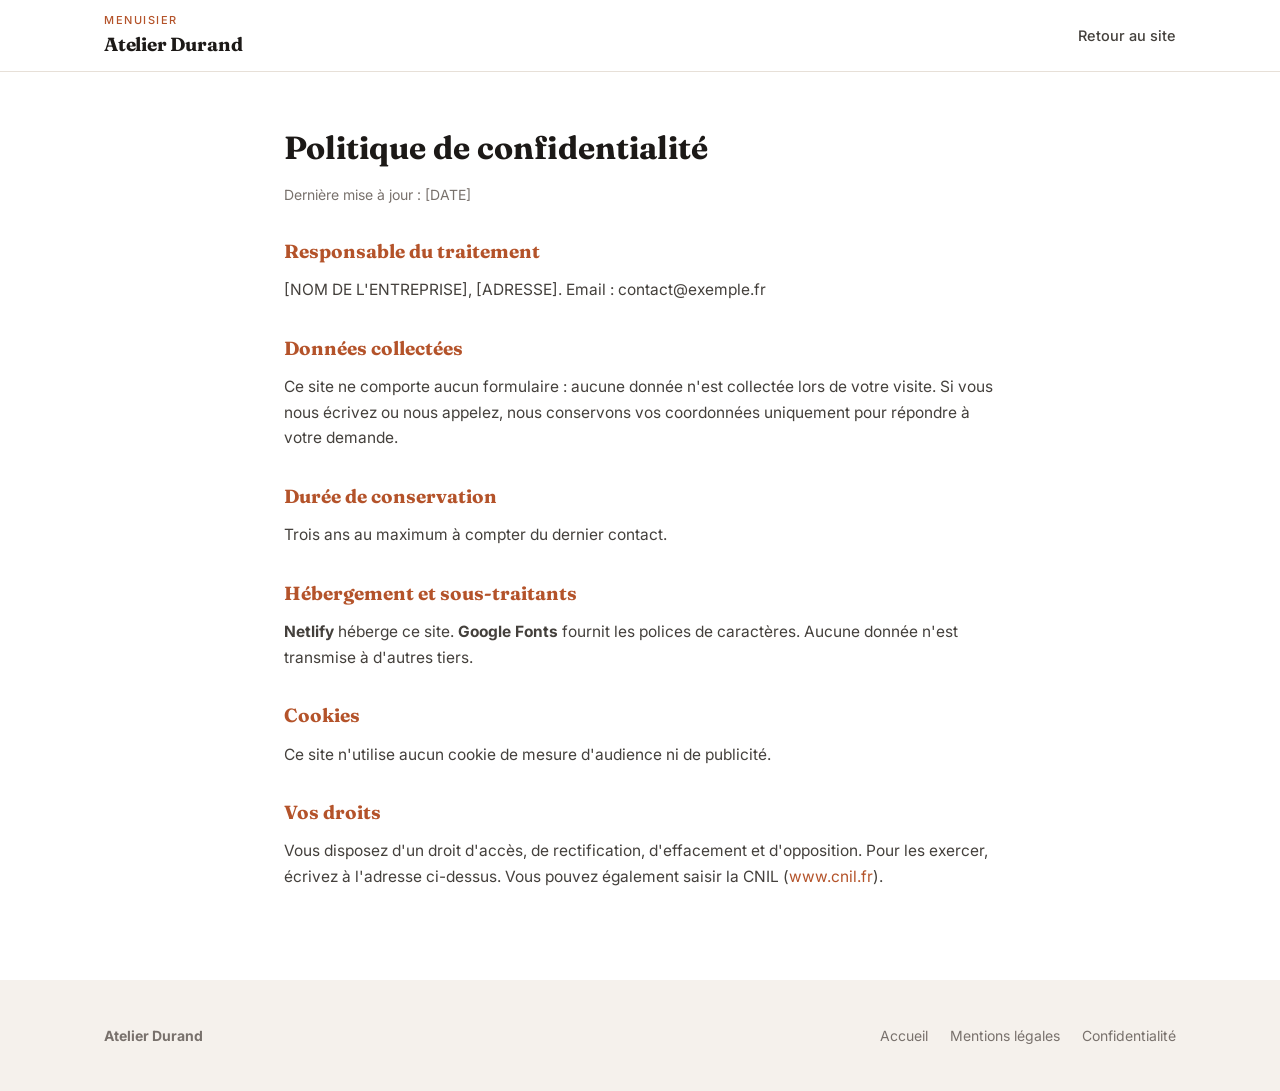
<file: confidentialite.html>
<!DOCTYPE html>
<html lang="fr">
<head>
<meta charset="UTF-8">
<meta name="viewport" content="width=device-width, initial-scale=1.0">
<title>Politique de confidentialité</title>
<meta name="robots" content="noindex,follow">
<link rel="icon" href="/favicon.ico">
<link rel="preconnect" href="https://fonts.googleapis.com">
<link rel="stylesheet" href="https://fonts.googleapis.com/css2?family=Fraunces:opsz,wght@9..144,600;9..144,700&family=Inter:wght@400;500;600&display=swap" media="print" onload="this.media='all'">
<link rel="stylesheet" href="style.css">
<style>
  .doc { max-width: 760px; margin: 0 auto; padding: calc(var(--barre) + 50px) 24px 80px; }
  .doc h1 { font-family: var(--titre); font-size: 32px; margin-bottom: 8px; }
  .doc h2 { font-family: var(--titre); font-size: 19px; margin: 30px 0 10px; color: var(--rouille); }
  .doc p, .doc li { font-size: 15.5px; color: var(--ardoise); margin-bottom: 10px; }
  .doc ul { padding-left: 20px; }
  .doc .maj { color: var(--gris); font-size: 14px; margin-bottom: 26px; }
  .doc a { color: var(--rouille); }
  .arempli { background: var(--rouille-pale); border: 1px solid #E8C4B0; border-radius: 4px;
             padding: 12px 14px; color: var(--rouille-fonce); font-size: 14px; margin: 12px 0; }
</style>
</head>
<body>
<header class="barre">
  <div class="corps">
    <a class="logo" href="/">
      <span data-cms-text="entreprise.metier">Menuisier</span>
      <em style="font-style:normal" data-cms-text="entreprise.nom">Atelier Durand</em>
    </a>
    <nav class="menu"><a href="/">Retour au site</a></nav>
  </div>
</header>

<main class="doc">

  <h1>Politique de confidentialité</h1>
  <p class="maj">Dernière mise à jour : [DATE]</p>

  <h2>Responsable du traitement</h2>
  <p>
    [NOM DE L'ENTREPRISE], [ADRESSE].
    Email : <span data-cms-text="contact.email">contact@exemple.fr</span>
  </p>

  <h2>Données collectées</h2>
  <p>
    Ce site ne comporte aucun formulaire : aucune donnée n'est collectée lors de votre visite.
    Si vous nous écrivez ou nous appelez, nous conservons vos coordonnées uniquement pour
    répondre à votre demande.
  </p>

  <h2>Durée de conservation</h2>
  <p>Trois ans au maximum à compter du dernier contact.</p>

  <h2>Hébergement et sous-traitants</h2>
  <p>
    <strong>Netlify</strong> héberge ce site.
    <strong>Google Fonts</strong> fournit les polices de caractères.
    Aucune donnée n'est transmise à d'autres tiers.
  </p>

  <h2>Cookies</h2>
  <p>
    Ce site n'utilise aucun cookie de mesure d'audience ni de publicité.
  </p>

  <h2>Vos droits</h2>
  <p>
    Vous disposez d'un droit d'accès, de rectification, d'effacement et d'opposition.
    Pour les exercer, écrivez à l'adresse ci-dessus. Vous pouvez également saisir la CNIL
    (<a href="https://www.cnil.fr" target="_blank" rel="noopener">www.cnil.fr</a>).
  </p>

</main>

<footer class="pied">
  <div class="corps">
    <div><strong data-cms-text="entreprise.nom">Atelier Durand</strong></div>
    <div class="pied-liens">
      <a href="/">Accueil</a>
      <a href="mentions-legales.html">Mentions légales</a>
      <a href="confidentialite.html">Confidentialité</a>
    </div>
  </div>
</footer>

<script defer src="cms.js" data-cms-repo="COMPTE/DEPOT"></script>
</body>
</html>
</file>
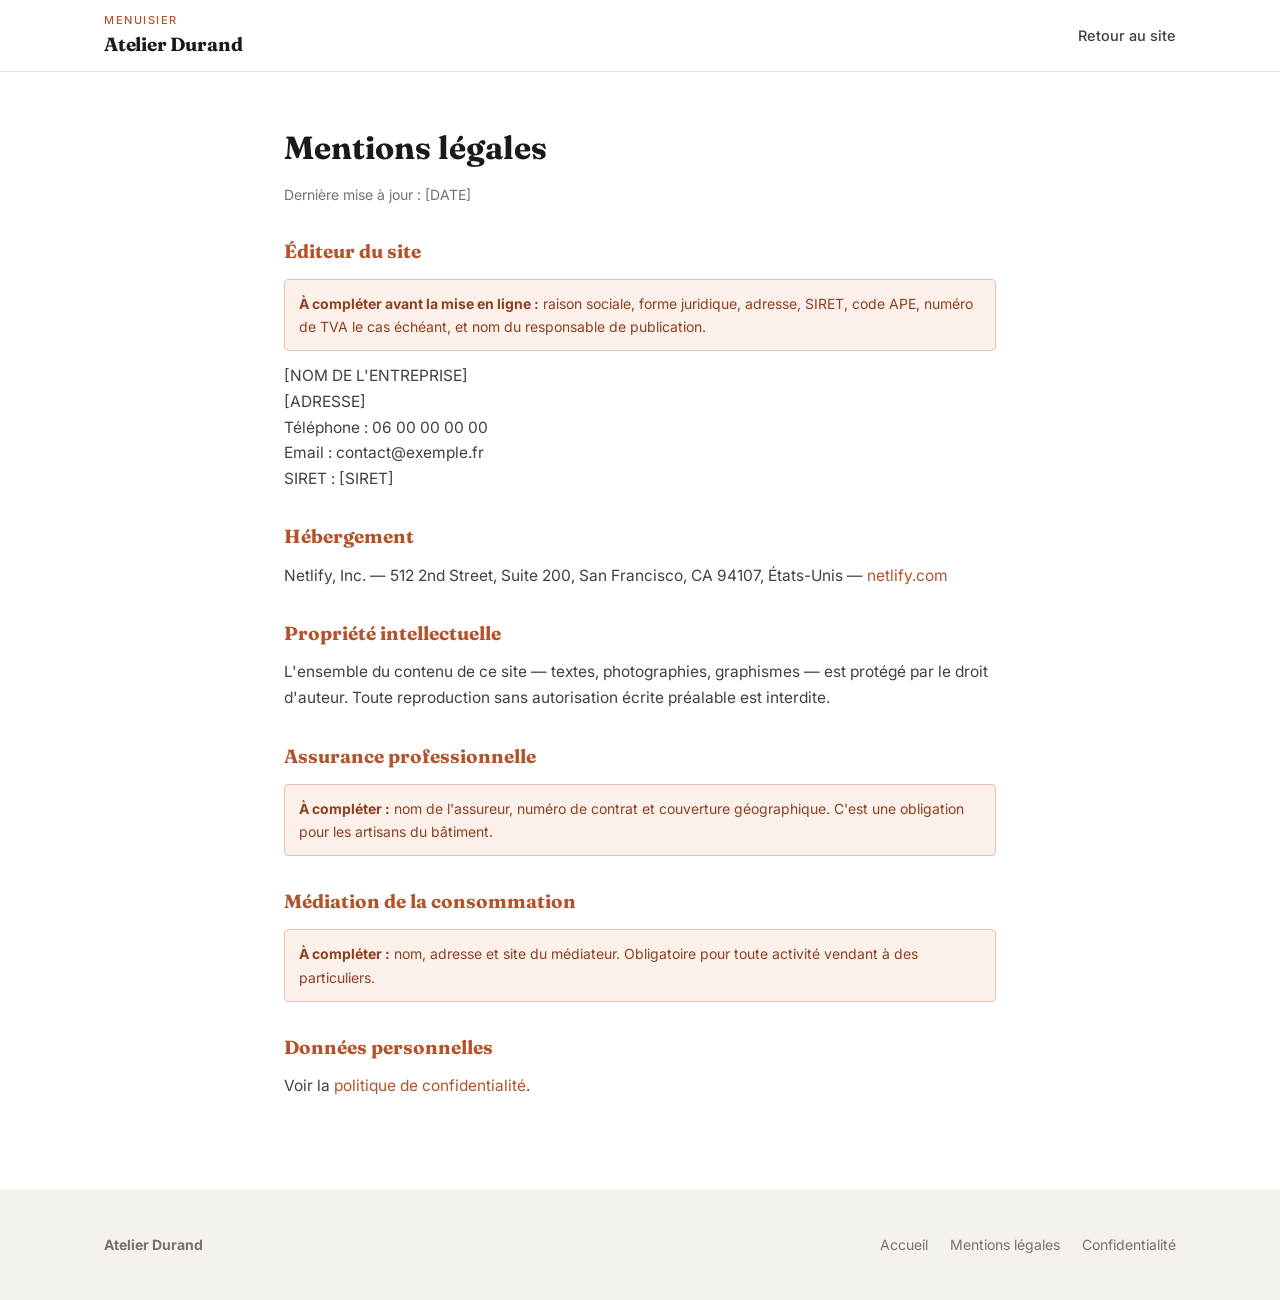
<file: mentions-legales.html>
<!DOCTYPE html>
<html lang="fr">
<head>
<meta charset="UTF-8">
<meta name="viewport" content="width=device-width, initial-scale=1.0">
<title>Mentions légales</title>
<meta name="robots" content="noindex,follow">
<link rel="icon" href="/favicon.ico">
<link rel="preconnect" href="https://fonts.googleapis.com">
<link rel="stylesheet" href="https://fonts.googleapis.com/css2?family=Fraunces:opsz,wght@9..144,600;9..144,700&family=Inter:wght@400;500;600&display=swap" media="print" onload="this.media='all'">
<link rel="stylesheet" href="style.css">
<style>
  .doc { max-width: 760px; margin: 0 auto; padding: calc(var(--barre) + 50px) 24px 80px; }
  .doc h1 { font-family: var(--titre); font-size: 32px; margin-bottom: 8px; }
  .doc h2 { font-family: var(--titre); font-size: 19px; margin: 30px 0 10px; color: var(--rouille); }
  .doc p, .doc li { font-size: 15.5px; color: var(--ardoise); margin-bottom: 10px; }
  .doc ul { padding-left: 20px; }
  .doc .maj { color: var(--gris); font-size: 14px; margin-bottom: 26px; }
  .doc a { color: var(--rouille); }
  .arempli { background: var(--rouille-pale); border: 1px solid #E8C4B0; border-radius: 4px;
             padding: 12px 14px; color: var(--rouille-fonce); font-size: 14px; margin: 12px 0; }
</style>
</head>
<body>
<header class="barre">
  <div class="corps">
    <a class="logo" href="/">
      <span data-cms-text="entreprise.metier">Menuisier</span>
      <em style="font-style:normal" data-cms-text="entreprise.nom">Atelier Durand</em>
    </a>
    <nav class="menu"><a href="/">Retour au site</a></nav>
  </div>
</header>

<main class="doc">

  <h1>Mentions légales</h1>
  <p class="maj">Dernière mise à jour : [DATE]</p>

  <h2>Éditeur du site</h2>
  <div class="arempli"><strong>À compléter avant la mise en ligne :</strong> raison sociale,
  forme juridique, adresse, SIRET, code APE, numéro de TVA le cas échéant, et nom du
  responsable de publication.</div>
  <p>
    [NOM DE L'ENTREPRISE]<br>
    [ADRESSE]<br>
    Téléphone : <span data-cms-text="contact.telephone">06 00 00 00 00</span><br>
    Email : <span data-cms-text="contact.email">contact@exemple.fr</span><br>
    SIRET : [SIRET]
  </p>

  <h2>Hébergement</h2>
  <p>
    Netlify, Inc. — 512 2nd Street, Suite 200, San Francisco, CA 94107, États-Unis —
    <a href="https://www.netlify.com" target="_blank" rel="noopener">netlify.com</a>
  </p>

  <h2>Propriété intellectuelle</h2>
  <p>
    L'ensemble du contenu de ce site — textes, photographies, graphismes — est protégé par
    le droit d'auteur. Toute reproduction sans autorisation écrite préalable est interdite.
  </p>

  <h2>Assurance professionnelle</h2>
  <div class="arempli"><strong>À compléter :</strong> nom de l'assureur, numéro de contrat et
  couverture géographique. C'est une obligation pour les artisans du bâtiment.</div>

  <h2>Médiation de la consommation</h2>
  <div class="arempli"><strong>À compléter :</strong> nom, adresse et site du médiateur.
  Obligatoire pour toute activité vendant à des particuliers.</div>

  <h2>Données personnelles</h2>
  <p>Voir la <a href="confidentialite.html">politique de confidentialité</a>.</p>

</main>

<footer class="pied">
  <div class="corps">
    <div><strong data-cms-text="entreprise.nom">Atelier Durand</strong></div>
    <div class="pied-liens">
      <a href="/">Accueil</a>
      <a href="mentions-legales.html">Mentions légales</a>
      <a href="confidentialite.html">Confidentialité</a>
    </div>
  </div>
</footer>

<script defer src="cms.js" data-cms-repo="COMPTE/DEPOT"></script>
</body>
</html>
</file>
<file: style.css>
/* =========================================================
   MODELE ARTISAN — Feuille de style
   ---------------------------------------------------------
   Page unique qui defile. Anthracite et rouille, typographie
   affirmee, grandes photos. Conçu pour un metier manuel :
   on montre le travail avant de le raconter.
   ========================================================= */

:root {
  /* Matieres */
  --nuit: #1C1917;
  --ardoise: #44403C;
  --gris: #78716C;
  --pierre: #F5F1EC;
  --pierre-fonce: #E7E0D8;
  --blanc: #FFFFFF;

  /* Accent : rouille */
  --rouille: #B4532A;
  --rouille-fonce: #8E4020;
  --rouille-pale: #FBF0EA;

  /* Typographie */
  --titre: "Fraunces", Georgia, serif;
  --texte: "Inter", system-ui, -apple-system, sans-serif;

  --r: 4px;
  --ombre: 0 1px 2px rgba(28, 25, 23, .06), 0 12px 34px rgba(28, 25, 23, .08);
  --barre: 72px;
}

*, *::before, *::after { margin: 0; padding: 0; box-sizing: border-box; }

html { scroll-behavior: smooth; scroll-padding-top: var(--barre); }

body {
  font-family: var(--texte);
  color: var(--nuit);
  background: var(--blanc);
  line-height: 1.65;
  -webkit-font-smoothing: antialiased;
}

img { max-width: 100%; display: block; }
a { color: inherit; text-decoration: none; }
button { font: inherit; border: none; background: none; cursor: pointer; }
ul { list-style: none; }

:focus-visible { outline: 2px solid var(--rouille); outline-offset: 3px; }

.corps { max-width: 1120px; margin: 0 auto; padding: 0 24px; }

/* =========================================================
   NAVIGATION
   ========================================================= */

.barre {
  position: fixed;
  top: 0;
  left: 0;
  right: 0;
  z-index: 100;
  height: var(--barre);
  display: flex;
  align-items: center;
  background: rgba(255, 255, 255, .94);
  backdrop-filter: blur(12px);
  border-bottom: 1px solid var(--pierre-fonce);
}

.barre .corps {
  display: flex;
  align-items: center;
  justify-content: space-between;
  gap: 20px;
  width: 100%;
}

.logo { font-family: var(--titre); font-size: 19px; font-weight: 700; letter-spacing: -.01em; }
.logo span { display: block; font-family: var(--texte); font-size: 11px; font-weight: 500;
             text-transform: uppercase; letter-spacing: .14em; color: var(--rouille); margin-top: 1px; }

.menu { display: flex; align-items: center; gap: 30px; }
.menu a { font-size: 14.5px; font-weight: 500; color: var(--ardoise); transition: color .15s; }
.menu a:hover { color: var(--rouille); }

/* =========================================================
   BOUTONS
   ========================================================= */

.btn {
  display: inline-flex;
  align-items: center;
  justify-content: center;
  gap: 8px;
  height: 48px;
  padding: 0 26px;
  border-radius: var(--r);
  font-size: 15px;
  font-weight: 600;
  letter-spacing: .01em;
  transition: background .18s, color .18s, transform .18s;
}

.btn-plein { background: var(--rouille); color: var(--blanc); }
.btn-plein:hover { background: var(--rouille-fonce); transform: translateY(-1px); }

.btn-creux { border: 1.5px solid var(--nuit); color: var(--nuit); }
.btn-creux:hover { background: var(--nuit); color: var(--blanc); }

.btn-clair { border: 1.5px solid rgba(255,255,255,.55); color: var(--blanc); }
.btn-clair:hover { background: var(--blanc); color: var(--nuit); }

.btn-petit { height: 40px; padding: 0 18px; font-size: 14px; }

/* =========================================================
   BANNIERE
   ========================================================= */

.banniere {
  position: relative;
  min-height: 86vh;
  display: flex;
  align-items: flex-end;
  padding: calc(var(--barre) + 60px) 0 60px;
  color: var(--blanc);
  overflow: hidden;
}

.banniere-photo {
  position: absolute;
  inset: 0;
  background: var(--nuit) center / cover no-repeat;
  z-index: -2;
}

/* Voile sombre : le texte doit rester lisible sur toute photo */
.banniere::after {
  content: "";
  position: absolute;
  inset: 0;
  background: linear-gradient(180deg, rgba(28,25,23,.35) 0%, rgba(28,25,23,.82) 78%);
  z-index: -1;
}

.surtitre {
  font-size: 12.5px;
  font-weight: 600;
  text-transform: uppercase;
  letter-spacing: .16em;
  color: var(--rouille);
  margin-bottom: 18px;
}

.banniere .surtitre { color: #E8A582; }

.banniere h1 {
  font-family: var(--titre);
  font-size: clamp(34px, 6vw, 62px);
  font-weight: 700;
  line-height: 1.06;
  letter-spacing: -.025em;
  max-width: 15ch;
  margin-bottom: 22px;
}

.banniere-texte {
  font-size: 18px;
  line-height: 1.6;
  color: rgba(255,255,255,.88);
  max-width: 48ch;
  margin-bottom: 34px;
}

.banniere-actions { display: flex; flex-wrap: wrap; gap: 14px; margin-bottom: 44px; }

/* Bandeau d'arguments, en bas de la banniere */
.arguments {
  display: flex;
  flex-wrap: wrap;
  gap: 14px 40px;
  padding-top: 26px;
  border-top: 1px solid rgba(255,255,255,.22);
}

.arguments li {
  position: relative;
  padding-left: 24px;
  font-size: 14.5px;
  color: rgba(255,255,255,.88);
}

.arguments li::before {
  content: "";
  position: absolute;
  left: 0;
  top: 9px;
  width: 8px;
  height: 8px;
  border-radius: 50%;
  background: var(--rouille);
}

/* =========================================================
   SECTIONS
   ========================================================= */

.section { padding: 96px 0; }
.section-pierre { background: var(--pierre); }
.section-nuit { background: var(--nuit); color: var(--blanc); }

.section h2 {
  font-family: var(--titre);
  font-size: clamp(27px, 4vw, 40px);
  font-weight: 700;
  letter-spacing: -.022em;
  line-height: 1.12;
  margin-bottom: 16px;
}

.intro {
  font-size: 17px;
  color: var(--gris);
  max-width: 54ch;
  margin-bottom: 52px;
}

.section-nuit .intro { color: rgba(255,255,255,.7); }

/* =========================================================
   PRESTATIONS
   ========================================================= */

.prestations {
  display: grid;
  grid-template-columns: repeat(auto-fit, minmax(258px, 1fr));
  gap: 1px;
  background: var(--pierre-fonce);
  border: 1px solid var(--pierre-fonce);
}

.prestations .gg-card {
  background: var(--blanc);
  padding: 34px 30px;
  transition: background .18s;
}

.prestations .gg-card:hover { background: var(--rouille-pale); }

.prestations h3 {
  font-family: var(--titre);
  font-size: 20px;
  font-weight: 600;
  margin-bottom: 12px;
}

.prestations p { font-size: 15px; color: var(--gris); }

/* =========================================================
   A PROPOS
   ========================================================= */

.duo {
  display: grid;
  gap: 52px;
  align-items: center;
}

@media (min-width: 900px) {
  .duo { grid-template-columns: 1fr 1fr; gap: 72px; }
}

.duo-photo {
  width: 100%;
  aspect-ratio: 4 / 5;
  object-fit: cover;
  border-radius: var(--r);
  box-shadow: var(--ombre);
}

.duo p { font-size: 16.5px; color: var(--ardoise); margin-bottom: 16px; }

.chiffres {
  display: flex;
  gap: 48px;
  margin-top: 34px;
  padding-top: 30px;
  border-top: 1px solid var(--pierre-fonce);
}

.chiffre strong {
  display: block;
  font-family: var(--titre);
  font-size: 38px;
  font-weight: 700;
  line-height: 1;
  color: var(--rouille);
}

.chiffre span { font-size: 14px; color: var(--gris); }

/* =========================================================
   REALISATIONS
   ========================================================= */

.galerie {
  display: grid;
  grid-template-columns: repeat(auto-fill, minmax(280px, 1fr));
  gap: 14px;
}

.galerie img {
  width: 100%;
  aspect-ratio: 4 / 3;
  object-fit: cover;
  border-radius: var(--r);
  cursor: zoom-in;
  transition: transform .3s, filter .3s;
}

.galerie img:hover { transform: scale(1.015); filter: brightness(1.05); }

/* Visionneuse */
.loupe {
  position: fixed;
  inset: 0;
  z-index: 200;
  background: rgba(28, 25, 23, .94);
  display: none;
  align-items: center;
  justify-content: center;
  padding: 24px;
}

.loupe.ouverte { display: flex; }
.loupe img { max-width: 100%; max-height: 88vh; object-fit: contain; border-radius: var(--r); }

.loupe-fermer {
  position: absolute;
  top: 18px;
  right: 22px;
  width: 44px;
  height: 44px;
  border-radius: 50%;
  background: rgba(255,255,255,.14);
  color: var(--blanc);
  font-size: 22px;
  line-height: 1;
}

.loupe-fermer:hover { background: rgba(255,255,255,.26); }

/* =========================================================
   ZONE D'INTERVENTION
   ========================================================= */

.villes {
  display: flex;
  flex-wrap: wrap;
  gap: 10px;
  margin-top: 28px;
}

.villes li {
  padding: 9px 18px;
  border: 1px solid var(--pierre-fonce);
  border-radius: 999px;
  font-size: 14.5px;
  background: var(--blanc);
}

.section-nuit .villes li { border-color: rgba(255,255,255,.2); background: transparent; }

/* =========================================================
   CONTACT
   ========================================================= */

.contact-grille {
  display: grid;
  gap: 40px;
}

@media (min-width: 900px) {
  .contact-grille { grid-template-columns: 1fr 1fr; gap: 72px; }
}

.coordonnees li {
  display: flex;
  gap: 14px;
  padding: 18px 0;
  border-bottom: 1px solid rgba(255,255,255,.14);
}

.coordonnees strong {
  min-width: 108px;
  font-size: 12.5px;
  text-transform: uppercase;
  letter-spacing: .1em;
  color: rgba(255,255,255,.55);
  font-weight: 600;
  padding-top: 2px;
}

.coordonnees span, .coordonnees a { font-size: 16.5px; }
.coordonnees a:hover { color: #E8A582; }

.appel {
  padding: 40px 34px;
  background: rgba(255,255,255,.05);
  border: 1px solid rgba(255,255,255,.14);
  border-radius: var(--r);
}

.appel h3 { font-family: var(--titre); font-size: 24px; margin-bottom: 12px; }
.appel p { color: rgba(255,255,255,.72); margin-bottom: 26px; }
.appel .btn { width: 100%; margin-bottom: 12px; }

/* =========================================================
   PIED DE PAGE
   ========================================================= */

.pied {
  padding: 44px 0;
  background: var(--pierre);
  font-size: 14px;
  color: var(--gris);
}

.pied .corps {
  display: flex;
  flex-wrap: wrap;
  justify-content: space-between;
  gap: 20px;
}

.pied-liens { display: flex; flex-wrap: wrap; gap: 22px; }
.pied-liens a:hover { color: var(--rouille); }

/* =========================================================
   MENU SUR PETIT ECRAN
   ========================================================= */

.burger { display: none; width: 44px; height: 44px; flex-direction: column;
          justify-content: center; align-items: center; gap: 5px; }
.burger span { display: block; width: 24px; height: 2px; background: var(--nuit); transition: transform .25s, opacity .25s; }
.burger.ouvert span:nth-child(1) { transform: translateY(7px) rotate(45deg); }
.burger.ouvert span:nth-child(2) { opacity: 0; }
.burger.ouvert span:nth-child(3) { transform: translateY(-7px) rotate(-45deg); }

@media (max-width: 880px) {
  .burger { display: flex; }

  .menu {
    position: fixed;
    top: var(--barre);
    left: 0;
    right: 0;
    flex-direction: column;
    align-items: stretch;
    gap: 0;
    padding: 10px 24px 28px;
    background: var(--blanc);
    border-bottom: 1px solid var(--pierre-fonce);
    transform: translateY(-120%);
    transition: transform .28s ease;
  }

  .menu.ouvert { transform: translateY(0); }
  .menu a { padding: 15px 0; border-bottom: 1px solid var(--pierre); font-size: 16px; }
  .menu .btn { margin-top: 16px; width: 100%; }

  .section { padding: 64px 0; }
  .banniere { min-height: 78vh; }
  .chiffres { gap: 32px; }
  .banniere-actions .btn { width: 100%; }
}

@media (prefers-reduced-motion: reduce) {
  html { scroll-behavior: auto; }
  *, *::before, *::after { transition-duration: .01ms !important; }
}
</file>
